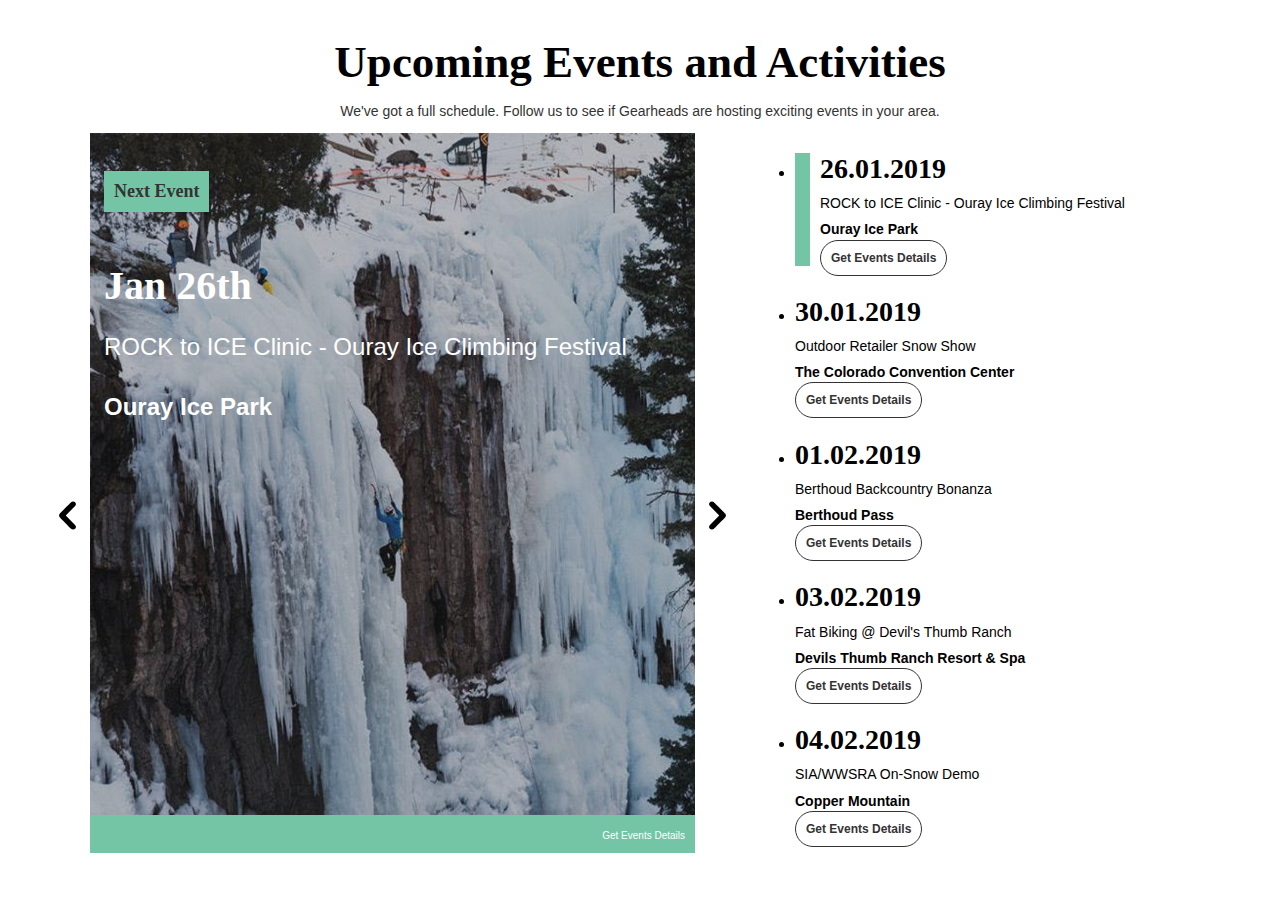
<file: index.html>
<!DOCTYPE html>
<html lang="en">
<head>
  <meta charset="UTF-8">
  <meta name="viewport" content="width=device-width, initial-scale=1.0">
  <meta http-equiv="X-UA-Compatible" content="ie=edge">
  <link rel="normalize stylesheet" href="normalize.css">
  <link rel="stylesheet" href="css/style.css">
  <title></title>
</head>
<body>

  <h2 class="main-title-page">Upcoming Events and Activities</h2>
  <p class="sub-title-page">We've got a full schedule. Follow us to see if Gearheads are hosting exciting events in your area.</p>

  <div class="left-column" id="js-img-wrapper">

    <img src="img/arrow-left.svg" alt="arrow left" class="arrow arrow-left" id="js-left-arrow">
    <img src="img/arrow-right.svg" alt="arrow right" class="arrow  arrow-right" id="js-right-arrow">

    <div class="main-event-inf-module" id="js-main-event">

      <p class="next-event">Next Event</p>

      <div class="main-event-btn-details" id="js-main-event-btn">
      </div>

    </div>
  </div>

  <div class="right-column">

    <ul id="js-bucket-event-list">
    </ul>

  </div>
  <script src="js/script.js"></script>
</body>
</html>
</file>
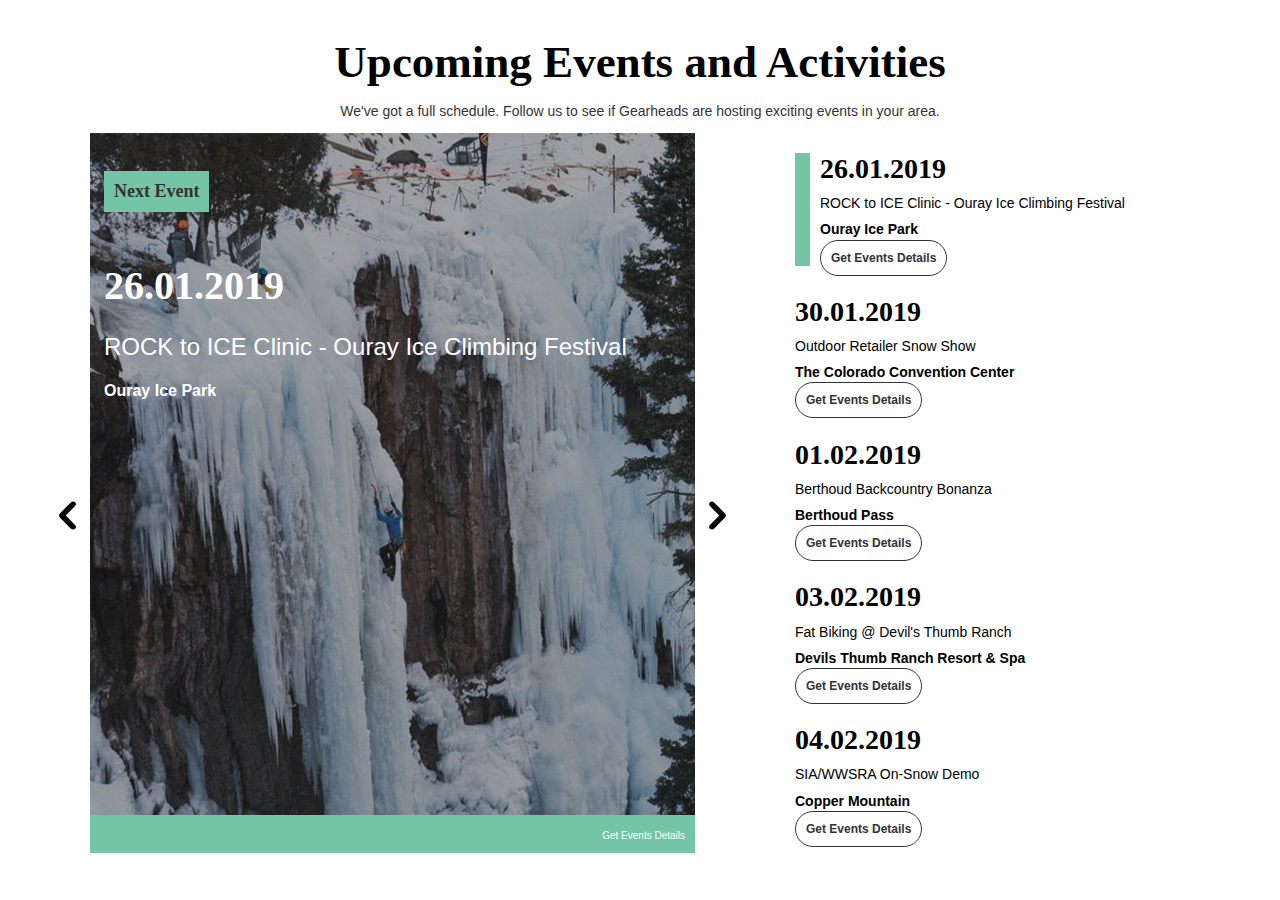
<file: src/index.html>
<!DOCTYPE html>
<html lang="en">
  <head>
    <meta charset="UTF-8">
    <meta name="viewport" content="width=device-width, initial-scale=1.0">
    <meta http-equiv="X-UA-Compatible" content="ie=edge">
    <link rel="normalize stylesheet" href="normalize.css">
    <link rel="stylesheet" href="css/style.css">
    <meta name="CSP" content="'Content-Security-Policy', " default-src 'none' ", "form-action 'none' ", "frame-ancestors
      'none' ", "style-src 'self' ", "script-src 'self' 'https://use.fontawesome.com' ", "img-src 'self' "">
    <script src="https://code.jquery.com/jquery-3.3.1.min.js"
    integrity="sha256-FgpCb/KJQlLNfOu91ta32o/NMZxltwRo8QtmkMRdAu8="
    crossorigin="anonymous">
    </script>
    <title>JQuery</title>
  </head>

  <body>
    <h2 class="event__title">Upcoming Events and Activities</h2>

    <p class="event__subtitle">
      We've got a full schedule. Follow us to see if Gearheads are hosting exciting events in your area.
    </p>

    <div class="main__event" id="js-img-wrapper">
      <img src="img/arrow-left.svg" alt="arrow left" class="event__arrow arrow__left" id="js-left-arrow">
      <img src="img/arrow-right.svg" alt="arrow right" class="event__arrow  arrow__right" id="js-right-arrow">

      <div class="main__event__info" id="js-main-event">
        <p class="next__event">Next Event</p>

        <div class="event__details" id="js-main-event-btn"></div>

      </div>
    </div>

    <div class="bucket__events">
      <ul class="bucket__events__list" id="js-bucket-event-list" ></ul>

    </div>

    <!--<script src="js/script.js"></script>-->
    <script src="js/jQuery.js"></script>
  </body>
</html>
</file>
<file: css/style.css>
body {
  cursor: default;
  font-family: Helvetica, Arial, sans-serif;
  margin: 0 auto;
  padding: 0 50px 0;
  max-width: 1100px;
  width: 100vw; }

.clearing-margin {
  margin-top: 0; }

.main-title-page, .sub-title-page {
  display: block;
  text-align-last: center; }

.main-title-page {
  font-family: Georgia, serif;
  font-size: 45px;
  margin-bottom: 10px; }

.sub-title-page {
  color: #333;
  font-size: 14px; }

.left-column {
  background-color: #333;
  color: #fff;
  float: left;
  height: 720px;
  position: relative;
  top: 0;
  width: 55%;
  z-index: 0; }

.event-backgroung-img {
  height: -webkit-fill-available;
  opacity: 0.7;
  position: absolute;
  top: 0;
  width: -webkit-fill-available;
  z-index: -5; }

.arrow {
  bottom: 50%;
  cursor: pointer;
  position: absolute;
  top: 50%;
  width: 45px; }

.arrow-left {
  left: -45px; }

.arrow-right {
  right: -45px; }

.main-event-inf-module {
  color: #fff;
  padding: 20px 0 0 14px; }

.next-event {
  background-color: #73c5a5;
  color: #333;
  display: inline-block;
  font-family: Georgia, serif;
  font-size: 18px;
  font-weight: bold;
  padding: 10px; }

.main-event-inf-module h2 {
  font-family: Georgia, serif;
  font-size: 40px;
  margin-bottom: 10px; }

.main-event-inf-module h3 {
  font-size: 24px;
  font-weight: normal;
  margin-bottom: 10px; }

.main-event-inf-module h4 {
  font-size: 24px;
  font-weight: bold;
  margin-bottom: 10px; }

.main-event-inf-module a {
  color: #fff;
  cursor: pointer;
  font-size: 10px;
  padding: 10px;
  padding-left: 70%;
  text-decoration: none; }

.main-event-btn-details {
  background-color: #73c5a5;
  bottom: 0;
  cursor: pointer;
  padding: 10px 0;
  position: absolute;
  right: 0;
  text-align: right;
  width: 100%; }
  .main-event-btn-details:hover {
    background-color: #4e8c81;
    transition: 0.6s ease; }

.right-column {
  display: inline-block;
  width: 45%; }

.bucket-event-inf-module {
  margin: 20px 0 30px 60px;
  width: 70%; }
  .bucket-event-inf-module:hover {
    background-color: #73c5a5;
    border-left: 15px solid #73c5a5;
    padding-left: 20px;
    transition: 0.6s ease-out; }

.bucket-event-inf-module h2 {
  font-family: Georgia, serif;
  font-size: 28px;
  margin: 0;
  margin-bottom: 10px; }

.bucket-event-inf-module h3 {
  font-size: 14px;
  font-weight: normal;
  margin: 0;
  margin-bottom: 10px; }

.bucket-event-inf-module h4 {
  font-size: 14px;
  font-weight: bold;
  margin: 0;
  margin-bottom: 10px; }

.bucket-event-inf-module a {
  background-color: #fff;
  border: 1px solid #333;
  border-radius: 100px;
  color: #333;
  font-size: 12px;
  font-weight: bold;
  height: 30px;
  padding: 10px;
  text-decoration: none; }
  .bucket-event-inf-module a:hover {
    background-color: #4e8c81;
    color: #fff;
    transition: 0.9s ease; }

.activeStateEvent, .deactivateStateEvent {
  margin: 20px 0 30px 60px;
  width: 70%; }
  .activeStateEvent:hover, .deactivateStateEvent:hover {
    background-color: #73c5a5;
    border-left: 15px solid #73c5a5;
    padding-left: 20px;
    transition: 0.6s ease-out; }

.activeStateEvent h2, .deactivateStateEvent h2 {
  font-family: Georgia, serif;
  font-size: 28px;
  margin: 0;
  margin-bottom: 10px; }

.activeStateEvent h3, .deactivateStateEvent h3 {
  font-size: 14px;
  font-weight: normal;
  margin: 0;
  margin-bottom: 10px; }

.activeStateEvent h4, .deactivateStateEvent h4 {
  font-size: 14px;
  font-weight: bold;
  margin: 0;
  margin-bottom: 10px; }

.activeStateEvent a, .deactivateStateEvent a {
  background-color: #fff;
  border: 1px solid #333;
  border-radius: 100px;
  color: #333;
  font-size: 12px;
  font-weight: bold;
  height: 30px;
  padding: 10px;
  text-decoration: none; }
  .activeStateEvent a:hover, .deactivateStateEvent a:hover {
    background-color: #4e8c81;
    color: #fff;
    transition: 0.9s ease; }

.activeStateEvent {
  border-left: 15px solid #73c5a5;
  padding-left: 10px; }

/*# sourceMappingURL=style.css.map */
</file>
<file: src/css/style.css>
body {
  cursor: default;
  font-family: Helvetica, Arial, sans-serif;
  margin: 0 auto;
  padding: 0 50px 0;
  max-width: 1100px;
  width: 100vw; }

.clearing-margin {
  margin-top: 0; }

.event__title, .event__subtitle {
  display: block;
  text-align-last: center; }

.event__title {
  font-family: Georgia, serif;
  font-size: 45px;
  margin-bottom: 10px; }

.event__subtitle {
  color: #333;
  font-size: 14px; }

.main__event {
  background-color: #333;
  color: #fff;
  float: left;
  height: 720px;
  position: relative;
  top: 0;
  width: 55%;
  z-index: 0; }

.event__background__img {
  height: -webkit-fill-available;
  opacity: 0.6;
  position: absolute;
  top: 0;
  width: -webkit-fill-available;
  z-index: -5; }

.event__arrow {
  bottom: 50%;
  cursor: pointer;
  position: absolute;
  top: 50%;
  width: 45px; }

.arrow__left {
  left: -45px; }

.arrow__right {
  right: -45px; }

.main__event__info {
  color: #fff;
  padding: 20px 0 0 14px; }

.event__list__item {
  list-style: none; }

.next__event {
  background-color: #73c5a5;
  color: #333;
  display: inline-block;
  font-family: Georgia, serif;
  font-size: 18px;
  font-weight: bold;
  padding: 10px; }

.main__event__info h2 {
  font-family: Georgia, serif;
  font-size: 40px;
  margin-bottom: 10px; }

.main__event__info h3 {
  font-size: 24px;
  font-weight: normal;
  margin-bottom: 10px; }

.main__event__infoh4 {
  font-size: 24px;
  font-weight: bold;
  margin-bottom: 10px; }

.main__event__info a {
  color: #fff;
  cursor: pointer;
  font-size: 10px;
  padding: 10px;
  padding-left: 70%;
  text-decoration: none; }

.event__details {
  background-color: #73c5a5;
  bottom: 0;
  cursor: pointer;
  padding: 10px 0;
  position: absolute;
  right: 0;
  text-align: right;
  width: 100%; }
  .event__details:hover {
    background-color: #4e8c81;
    transition: 0.6s ease; }

.bucket__events {
  display: inline-block;
  width: 45%; }

.bucket-event-inf-module {
  margin: 20px 0 30px 60px;
  width: 70%; }
  .bucket-event-inf-module:hover {
    background-color: #73c5a5;
    border-left: 15px solid #73c5a5;
    padding-left: 20px;
    transition: 0.6s ease-out; }

.bucket__events__list {
  list-style: none; }

.bucket-event-inf-module h2 {
  font-family: Georgia, serif;
  font-size: 28px;
  margin: 0;
  margin-bottom: 10px; }

.bucket-event-inf-module h3 {
  font-size: 14px;
  font-weight: normal;
  margin: 0;
  margin-bottom: 10px; }

.bucket-event-inf-module h4 {
  font-size: 14px;
  font-weight: bold;
  margin: 0;
  margin-bottom: 10px; }

.bucket-event-inf-module a {
  background-color: #fff;
  border: 1px solid #333;
  border-radius: 100px;
  color: #333;
  font-size: 12px;
  font-weight: bold;
  height: 30px;
  padding: 10px;
  text-decoration: none; }
  .bucket-event-inf-module a:hover {
    background-color: #4e8c81;
    color: #fff;
    transition: 0.9s ease; }

.event__state__active, .event__state__deactive {
  margin: 20px 0 30px 60px;
  width: 70%; }
  .event__state__active:hover, .event__state__deactive:hover {
    background-color: #73c5a5;
    border-left: 15px solid #73c5a5;
    padding-left: 20px;
    transition: 0.6s ease-out; }

.event__state__active h2, .event__state__deactive h2 {
  font-family: Georgia, serif;
  font-size: 28px;
  margin: 0;
  margin-bottom: 10px; }

.event__state__active h3, .event__state__deactive h3 {
  font-size: 14px;
  font-weight: normal;
  margin: 0;
  margin-bottom: 10px; }

.event__state__active h4, .event__state__deactive h4 {
  font-size: 14px;
  font-weight: bold;
  margin: 0;
  margin-bottom: 10px; }

.event__state__active a, .event__state__deactive a {
  background-color: #fff;
  border: 1px solid #333;
  border-radius: 100px;
  color: #333;
  font-size: 12px;
  font-weight: bold;
  height: 30px;
  padding: 10px;
  text-decoration: none; }
  .event__state__active a:hover, .event__state__deactive a:hover {
    background-color: #4e8c81;
    color: #fff;
    transition: 0.9s ease; }

.event__state__active {
  border-left: 15px solid #73c5a5;
  padding-left: 10px; }

/*# sourceMappingURL=style.css.map */
</file>
